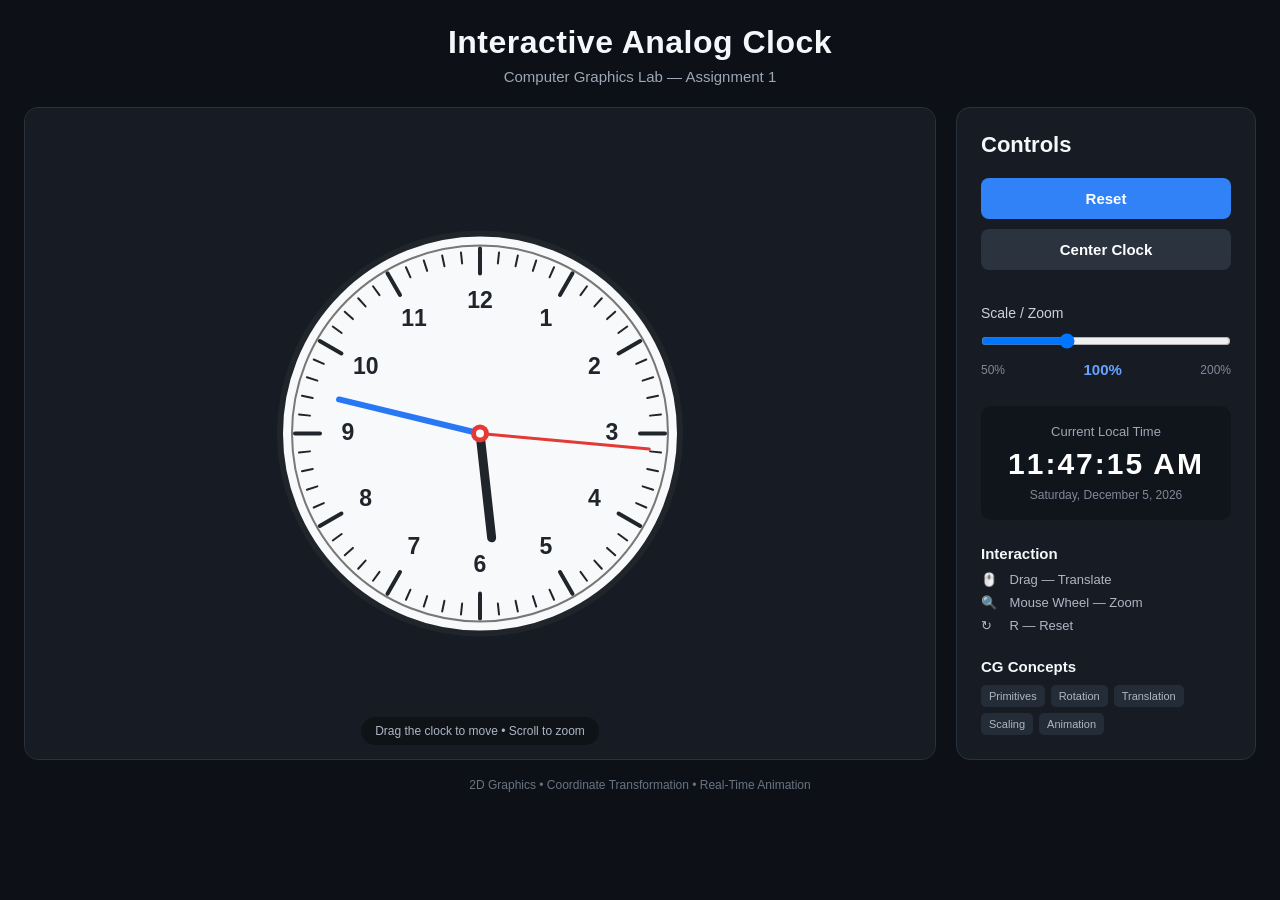
<file: assignment-1/interactive-analog-clock/index.html>
<!DOCTYPE html>
<html lang="en">

<head>
    <meta charset="UTF-8">
    <meta name="viewport" content="width=device-width, initial-scale=1.0">

    <title>Interactive Analog Clock | Computer Graphics Lab</title>

    <link rel="stylesheet" href="style.css">
</head>

<body>

    <div class="app">

        <!-- ================= HEADER ================= -->

        <header class="header">

            <div>
                <h1>Interactive Analog Clock</h1>

                <p>
                    Computer Graphics Lab — Assignment 1
                </p>
            </div>

        </header>


        <!-- ================= MAIN WORKSPACE ================= -->

        <main class="workspace">


            <!-- ================= CANVAS AREA ================= -->

            <section class="drawing-area">

                <canvas id="clockCanvas"></canvas>

                <div class="canvas-hint">
                    Drag the clock to move • Scroll to zoom
                </div>

            </section>


            <!-- ================= CONTROL PANEL ================= -->

            <aside class="control-panel">

                <h2>Controls</h2>


                <!-- Reset -->

                <button
                    id="resetBtn"
                    class="control-button"
                >
                    Reset
                </button>


                <!-- Center -->

                <button
                    id="centerBtn"
                    class="control-button secondary"
                >
                    Center Clock
                </button>


                <!-- Zoom -->

                <div class="control-section">

                    <label for="zoomSlider">
                        Scale / Zoom
                    </label>

                    <input
                        type="range"
                        id="zoomSlider"
                        min="0.5"
                        max="2"
                        step="0.01"
                        value="1"
                    >

                    <div class="zoom-info">

                        <span>50%</span>

                        <strong id="zoomValue">
                            100%
                        </strong>

                        <span>200%</span>

                    </div>

                </div>


                <!-- Digital Time -->

                <div class="digital-section">

                    <p class="section-title">
                        Current Local Time
                    </p>

                    <div id="digitalTime">
                        00:00:00
                    </div>

                    <div id="dateDisplay">
                        Loading...
                    </div>

                </div>


                <!-- Interaction -->

                <div class="interaction-section">

                    <h3>Interaction</h3>

                    <ul>

                        <li>
                            <span>🖱️</span>
                            Drag — Translate
                        </li>

                        <li>
                            <span>🔍</span>
                            Mouse Wheel — Zoom
                        </li>

                        <li>
                            <span>↻</span>
                            R — Reset
                        </li>

                    </ul>

                </div>


                <!-- CG Concepts -->

                <div class="concept-section">

                    <h3>CG Concepts</h3>

                    <div class="tags">

                        <span>Primitives</span>
                        <span>Rotation</span>
                        <span>Translation</span>
                        <span>Scaling</span>
                        <span>Animation</span>

                    </div>

                </div>

            </aside>

        </main>


        <!-- ================= FOOTER ================= -->

        <footer>

            <p>
                2D Graphics • Coordinate Transformation • Real-Time Animation
            </p>

        </footer>

    </div>


    <script src="script.js"></script>

</body>

</html>
</file>
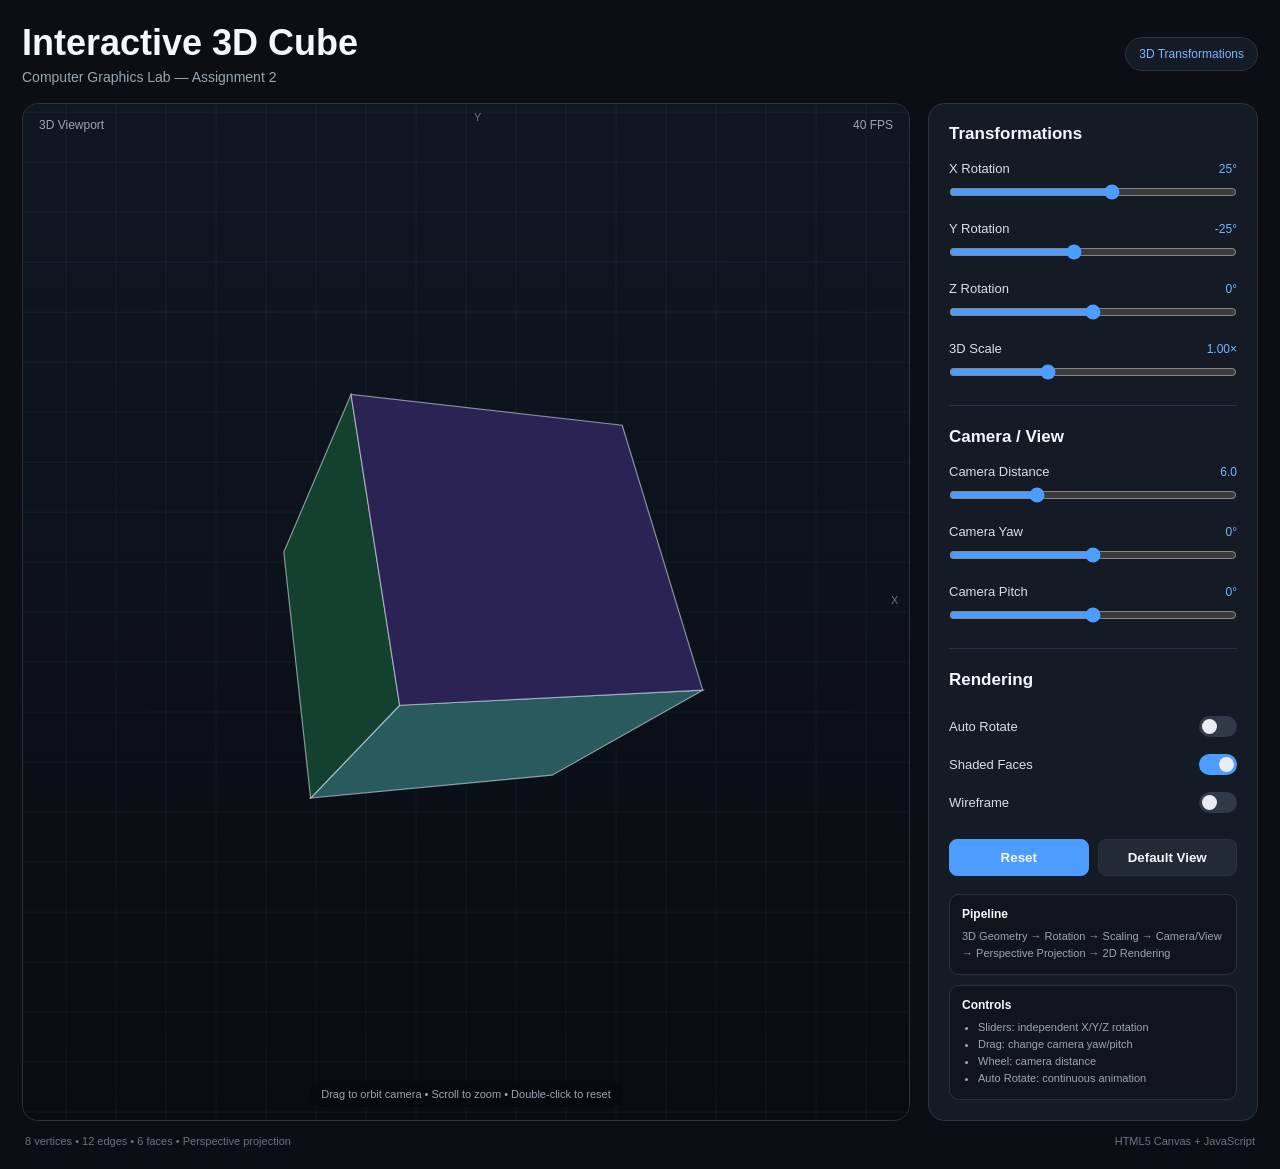
<file: assignment-2/interactive-3d-cube/index.html>
<!DOCTYPE html>
<html lang="en">
<head>
    <meta charset="UTF-8">
    <meta name="viewport" content="width=device-width, initial-scale=1.0">

    <title>Interactive 3D Cube | Computer Graphics Lab</title>

    <link rel="stylesheet" href="style.css">
</head>

<body>

<div class="app">

    <!-- Header -->
    <header class="topbar">

        <div>
            <h1>Interactive 3D Cube</h1>
            <p>Computer Graphics Lab — Assignment 2</p>
        </div>

        <div class="badge">
            3D Transformations
        </div>

    </header>


    <!-- Main Workspace -->
    <main class="workspace">

        <!-- ============================= -->
        <!-- LEFT: 3D VIEWPORT -->
        <!-- ============================= -->

        <section class="viewport-panel">

            <div class="viewport-header">
                <span>3D Viewport</span>
                <span id="fpsText">-- FPS</span>
            </div>

            <canvas id="cubeCanvas"></canvas>

            <div class="hint">
                Drag to orbit camera • Scroll to zoom • Double-click to reset
            </div>

        </section>


        <!-- ============================= -->
        <!-- RIGHT: CONTROL PANEL -->
        <!-- ============================= -->

        <aside class="controls">

            <h2>Transformations</h2>


            <!-- X Rotation -->
            <div class="control-group">

                <div class="label-row">

                    <label for="rotX">
                        X Rotation
                    </label>

                    <output id="rotXValue">
                        25°
                    </output>

                </div>

                <input
                    id="rotX"
                    type="range"
                    min="-180"
                    max="180"
                    value="25"
                >

            </div>


            <!-- Y Rotation -->
            <div class="control-group">

                <div class="label-row">

                    <label for="rotY">
                        Y Rotation
                    </label>

                    <output id="rotYValue">
                        -25°
                    </output>

                </div>

                <input
                    id="rotY"
                    type="range"
                    min="-180"
                    max="180"
                    value="-25"
                >

            </div>


            <!-- Z Rotation -->
            <div class="control-group">

                <div class="label-row">

                    <label for="rotZ">
                        Z Rotation
                    </label>

                    <output id="rotZValue">
                        0°
                    </output>

                </div>

                <input
                    id="rotZ"
                    type="range"
                    min="-180"
                    max="180"
                    value="0"
                >

            </div>


            <!-- Scale -->
            <div class="control-group">

                <div class="label-row">

                    <label for="scale">
                        3D Scale
                    </label>

                    <output id="scaleValue">
                        1.00×
                    </output>

                </div>

                <input
                    id="scale"
                    type="range"
                    min="0.50"
                    max="2.00"
                    step="0.01"
                    value="1"
                >

            </div>


            <hr>


            <!-- Camera -->
            <h2>Camera / View</h2>


            <!-- Camera Distance -->
            <div class="control-group">

                <div class="label-row">

                    <label for="cameraDistance">
                        Camera Distance
                    </label>

                    <output id="cameraDistanceValue">
                        6.0
                    </output>

                </div>

                <input
                    id="cameraDistance"
                    type="range"
                    min="3.5"
                    max="12"
                    step="0.1"
                    value="6"
                >

            </div>


            <!-- Camera Yaw -->
            <div class="control-group">

                <div class="label-row">

                    <label for="cameraYaw">
                        Camera Yaw
                    </label>

                    <output id="cameraYawValue">
                        0°
                    </output>

                </div>

                <input
                    id="cameraYaw"
                    type="range"
                    min="-80"
                    max="80"
                    value="0"
                >

            </div>


            <!-- Camera Pitch -->
            <div class="control-group">

                <div class="label-row">

                    <label for="cameraPitch">
                        Camera Pitch
                    </label>

                    <output id="cameraPitchValue">
                        0°
                    </output>

                </div>

                <input
                    id="cameraPitch"
                    type="range"
                    min="-60"
                    max="60"
                    value="0"
                >

            </div>


            <hr>


            <!-- Rendering -->
            <h2>Rendering</h2>


            <!-- Auto Rotate -->
            <label class="switch-row">

                <span>
                    Auto Rotate
                </span>

                <input
                    id="autoRotate"
                    type="checkbox"
                >

                <span class="switch"></span>

            </label>


            <!-- Shaded -->
            <label class="switch-row">

                <span>
                    Shaded Faces
                </span>

                <input
                    id="shaded"
                    type="checkbox"
                    checked
                >

                <span class="switch"></span>

            </label>


            <!-- Wireframe -->
            <label class="switch-row">

                <span>
                    Wireframe
                </span>

                <input
                    id="wireframe"
                    type="checkbox"
                >

                <span class="switch"></span>

            </label>


            <!-- Buttons -->
            <div class="button-row">

                <button
                    id="resetBtn"
                    class="primary"
                >
                    Reset
                </button>

                <button id="viewBtn">
                    Default View
                </button>

            </div>


            <!-- Pipeline -->
            <div class="info-card">

                <h3>
                    Pipeline
                </h3>

                <p>
                    3D Geometry → Rotation → Scaling →
                    Camera/View → Perspective Projection →
                    2D Rendering
                </p>

            </div>


            <!-- Controls Information -->
            <div class="info-card">

                <h3>
                    Controls
                </h3>

                <ul>

                    <li>
                        Sliders: independent X/Y/Z rotation
                    </li>

                    <li>
                        Drag: change camera yaw/pitch
                    </li>

                    <li>
                        Wheel: camera distance
                    </li>

                    <li>
                        Auto Rotate: continuous animation
                    </li>

                </ul>

            </div>

        </aside>

    </main>


    <!-- Footer -->
    <footer>

        <span>
            8 vertices • 12 edges • 6 faces • Perspective projection
        </span>

        <span>
            HTML5 Canvas + JavaScript
        </span>

    </footer>

</div>


<script src="script.js"></script>

</body>
</html>
</file>
<file: assignment-1/interactive-analog-clock/style.css>
/* =====================================================
   Interactive Analog Clock
   Computer Graphics Lab - Assignment 1
   ===================================================== */


/* ================= GLOBAL ================= */

* {
    margin: 0;
    padding: 0;
    box-sizing: border-box;
}


body {
    min-height: 100vh;

    font-family:
        Arial,
        Helvetica,
        sans-serif;

    background: #0d1117;

    color: #f5f7fa;
}


/* ================= APP ================= */

.app {
    width: 100%;
    min-height: 100vh;

    padding: 24px;
}


/* ================= HEADER ================= */

.header {
    max-width: 1400px;

    margin: 0 auto 22px;

    text-align: center;
}


.header h1 {
    font-size: 32px;

    margin-bottom: 7px;

    letter-spacing: 0.5px;
}


.header p {
    color: #9da7b5;

    font-size: 15px;
}


/* ================= WORKSPACE ================= */

.workspace {
    width: 100%;

    max-width: 1400px;

    min-height: 650px;

    margin: auto;

    display: flex;

    gap: 20px;
}


/* ================= DRAWING AREA ================= */

.drawing-area {
    position: relative;

    flex: 1;

    min-height: 650px;

    overflow: hidden;

    border:
        1px solid #29313d;

    border-radius: 14px;

    background: #171c24;
}


#clockCanvas {
    display: block;

    width: 100%;
    height: 100%;

    cursor: grab;
}


#clockCanvas:active {
    cursor: grabbing;
}


.canvas-hint {
    position: absolute;

    left: 50%;
    bottom: 14px;

    transform: translateX(-50%);

    padding: 7px 14px;

    border-radius: 20px;

    background: rgba(0, 0, 0, 0.35);

    color: #aeb7c4;

    font-size: 12px;

    pointer-events: none;

    white-space: nowrap;
}


/* ================= CONTROL PANEL ================= */

.control-panel {
    width: 300px;

    flex-shrink: 0;

    padding: 24px;

    border:
        1px solid #29313d;

    border-radius: 14px;

    background: #171c24;
}


.control-panel h2 {
    margin-bottom: 20px;

    font-size: 22px;
}


/* ================= BUTTONS ================= */

.control-button {
    width: 100%;

    padding: 12px;

    margin-bottom: 10px;

    border: none;

    border-radius: 8px;

    background: #3182f6;

    color: white;

    font-size: 15px;

    font-weight: 600;

    cursor: pointer;

    transition: opacity 0.2s ease;
}


.control-button:hover {
    opacity: 0.85;
}


.control-button.secondary {
    background: #2b333f;
}


.control-button:active {
    transform: scale(0.98);
}


/* ================= CONTROL SECTION ================= */

.control-section {
    margin-top: 25px;
}


.control-section label {
    display: block;

    margin-bottom: 12px;

    font-size: 14px;

    color: #cbd2dc;
}


#zoomSlider {
    width: 100%;

    cursor: pointer;
}


.zoom-info {
    display: flex;

    justify-content: space-between;

    align-items: center;

    margin-top: 8px;

    color: #7f8997;

    font-size: 12px;
}


.zoom-info strong {
    color: #65a4ff;

    font-size: 15px;
}


/* ================= DIGITAL CLOCK ================= */

.digital-section {
    margin-top: 28px;

    padding: 18px;

    border-radius: 10px;

    background: #10151c;

    text-align: center;
}


.section-title {
    margin-bottom: 8px;

    color: #9da7b5;

    font-size: 13px;
}


#digitalTime {
    font-size: 30px;

    font-weight: 700;

    letter-spacing: 2px;

    color: #ffffff;
}


#dateDisplay {
    margin-top: 7px;

    color: #7f8997;

    font-size: 12px;
}


/* ================= INTERACTION ================= */

.interaction-section {
    margin-top: 25px;
}


.interaction-section h3,
.concept-section h3 {
    margin-bottom: 10px;

    font-size: 15px;
}


.interaction-section ul {
    list-style: none;
}


.interaction-section li {
    margin-bottom: 8px;

    color: #aeb7c4;

    font-size: 13px;
}


.interaction-section li span {
    display: inline-block;

    width: 25px;
}


/* ================= CONCEPT TAGS ================= */

.concept-section {
    margin-top: 25px;
}


.tags {
    display: flex;

    flex-wrap: wrap;

    gap: 6px;
}


.tags span {
    padding: 5px 8px;

    border-radius: 5px;

    background: #242c37;

    color: #aeb7c4;

    font-size: 11px;
}


/* ================= FOOTER ================= */

footer {
    max-width: 1400px;

    margin: 18px auto 0;

    text-align: center;

    color: #697382;

    font-size: 12px;
}


/* ================= RESPONSIVE ================= */

@media (max-width: 950px) {

    .workspace {
        flex-direction: column;
    }


    .drawing-area {
        min-height: 600px;
    }


    .control-panel {
        width: 100%;
    }
}


@media (max-width: 600px) {

    .app {
        padding: 12px;
    }


    .header h1 {
        font-size: 25px;
    }


    .drawing-area {
        min-height: 500px;
    }


    .canvas-hint {
        font-size: 10px;

        bottom: 8px;
    }
}
</file>
<file: assignment-2/interactive-3d-cube/style.css>
* {
    box-sizing: border-box;
    margin: 0;
    padding: 0;
}


:root {

    --bg: #0b0f15;

    --panel: #151b24;

    --panel-2: #10151d;

    --border: #293241;

    --text: #f4f7fb;

    --muted: #9aa5b4;

    --accent: #4d9cff;

    --accent-2: #78b7ff;
}


body {

    min-height: 100vh;

    font-family:
        Arial,
        Helvetica,
        sans-serif;

    background: var(--bg);

    color: var(--text);
}


.app {

    min-height: 100vh;

    padding: 22px;
}


.topbar,
.workspace,
footer {

    width: min(1450px, 100%);

    margin-inline: auto;
}


/* ============================= */
/* HEADER */
/* ============================= */

.topbar {

    display: flex;

    align-items: center;

    justify-content: space-between;

    gap: 20px;

    margin-bottom: 18px;
}


.topbar h1 {

    font-size:
        clamp(25px, 3vw, 36px);

    margin-bottom: 5px;
}


.topbar p {

    color: var(--muted);

    font-size: 14px;
}


.badge {

    border: 1px solid var(--border);

    background: var(--panel);

    padding: 9px 13px;

    border-radius: 999px;

    color: var(--accent-2);

    font-size: 12px;
}


/* ============================= */
/* WORKSPACE */
/* ============================= */

.workspace {

    display: grid;

    grid-template-columns:
        minmax(0, 1fr)
        330px;

    gap: 18px;

    min-height: 700px;
}


/* ============================= */
/* VIEWPORT */
/* ============================= */

.viewport-panel,
.controls {

    border: 1px solid var(--border);

    border-radius: 16px;

    background: var(--panel);
}


.viewport-panel {

    position: relative;

    min-height: 700px;

    overflow: hidden;
}


.viewport-header {

    position: absolute;

    z-index: 2;

    top: 14px;

    left: 16px;

    right: 16px;

    display: flex;

    justify-content: space-between;

    color: var(--muted);

    font-size: 12px;

    pointer-events: none;
}


#cubeCanvas {

    width: 100%;

    height: 100%;

    min-height: 700px;

    display: block;

    cursor: grab;
}


#cubeCanvas:active {

    cursor: grabbing;
}


.hint {

    position: absolute;

    bottom: 13px;

    left: 50%;

    transform:
        translateX(-50%);

    padding: 7px 12px;

    border-radius: 999px;

    background:
        rgba(5, 8, 12, 0.65);

    color: var(--muted);

    font-size: 11px;

    white-space: nowrap;

    pointer-events: none;
}


/* ============================= */
/* CONTROL PANEL */
/* ============================= */

.controls {

    padding: 20px;

    overflow-y: auto;
}


.controls h2 {

    font-size: 17px;

    margin-bottom: 17px;
}


.control-group {

    margin-bottom: 17px;
}


.label-row {

    display: flex;

    align-items: center;

    justify-content: space-between;

    gap: 10px;

    margin-bottom: 8px;
}


.label-row label {

    color: #d8dee8;

    font-size: 13px;
}


output {

    color: var(--accent-2);

    font-size: 12px;
}


input[type="range"] {

    width: 100%;

    accent-color: var(--accent);

    cursor: pointer;
}


hr {

    border: 0;

    border-top:
        1px solid var(--border);

    margin: 21px 0;
}


/* ============================= */
/* TOGGLE SWITCH */
/* ============================= */

.switch-row {

    display: flex;

    align-items: center;

    justify-content: space-between;

    min-height: 38px;

    color: #d8dee8;

    font-size: 13px;

    cursor: pointer;
}


.switch-row input {

    position: absolute;

    opacity: 0;

    pointer-events: none;
}


.switch {

    width: 38px;

    height: 21px;

    border-radius: 999px;

    background: #303947;

    position: relative;

    transition: 0.2s;
}


.switch::after {

    content: "";

    position: absolute;

    width: 15px;

    height: 15px;

    left: 3px;

    top: 3px;

    border-radius: 50%;

    background: #e9edf3;

    transition: 0.2s;
}


.switch-row input:checked + .switch {

    background: var(--accent);
}


.switch-row input:checked + .switch::after {

    transform:
        translateX(17px);
}


/* ============================= */
/* BUTTONS */
/* ============================= */

.button-row {

    display: grid;

    grid-template-columns:
        1fr 1fr;

    gap: 9px;

    margin: 18px 0;
}


button {

    border: 1px solid var(--border);

    border-radius: 8px;

    background: #222a36;

    color: var(--text);

    padding: 10px;

    cursor: pointer;

    font-weight: 600;
}


button:hover {

    filter: brightness(1.12);
}


button.primary {

    background: var(--accent);

    border-color: var(--accent);
}


/* ============================= */
/* INFO CARDS */
/* ============================= */

.info-card {

    background: var(--panel-2);

    border: 1px solid var(--border);

    border-radius: 10px;

    padding: 12px;

    margin-top: 10px;
}


.info-card h3 {

    font-size: 12px;

    margin-bottom: 7px;
}


.info-card p,
.info-card li {

    color: var(--muted);

    font-size: 11px;

    line-height: 1.55;
}


.info-card ul {

    padding-left: 16px;
}


/* ============================= */
/* FOOTER */
/* ============================= */

footer {

    display: flex;

    justify-content: space-between;

    gap: 15px;

    padding: 14px 3px 0;

    color: #687384;

    font-size: 11px;
}


/* ============================= */
/* RESPONSIVE */
/* ============================= */

@media (max-width: 950px) {

    .workspace {

        grid-template-columns: 1fr;
    }

    .controls {

        width: 100%;
    }
}


@media (max-width: 600px) {

    .app {

        padding: 12px;
    }

    .topbar {

        align-items: flex-start;

        flex-direction: column;
    }

    .viewport-panel,
    #cubeCanvas {

        min-height: 520px;
    }

    .hint {

        display: none;
    }

    footer {

        flex-direction: column;
    }
}
</file>
